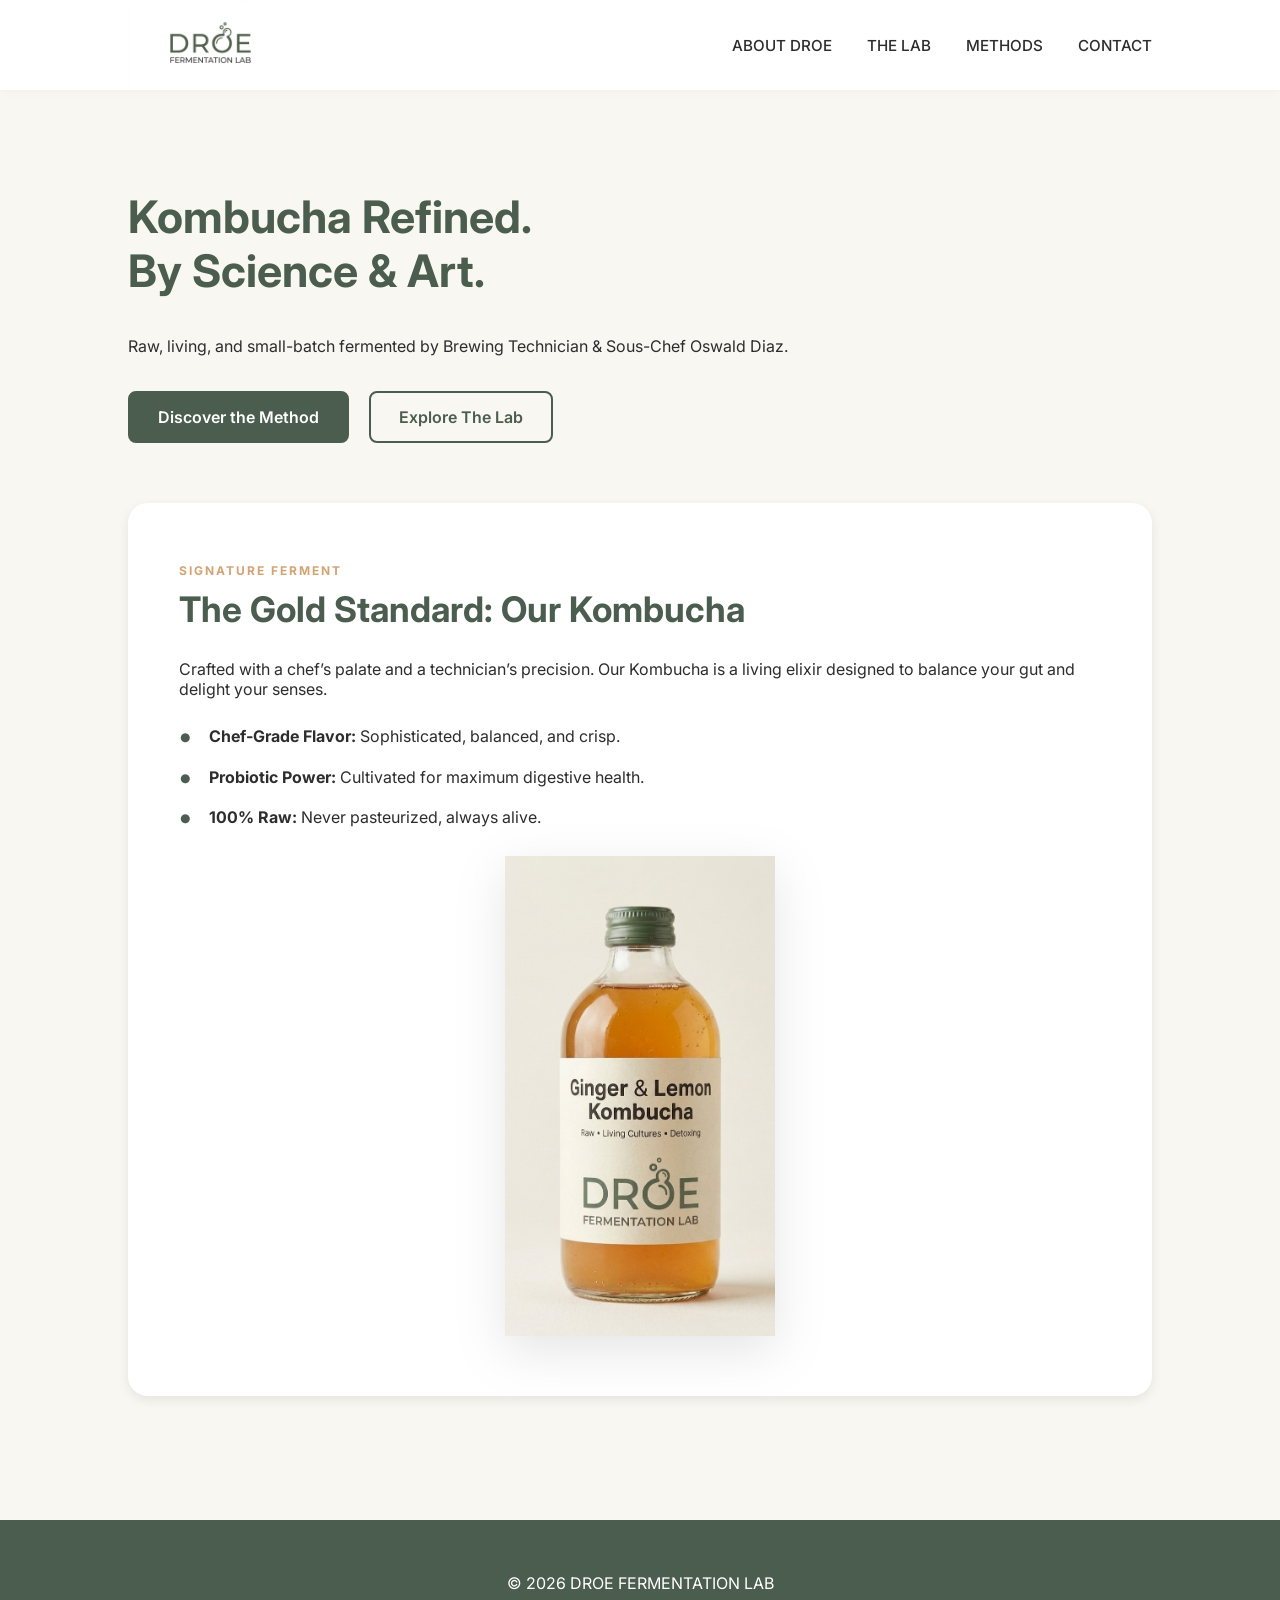
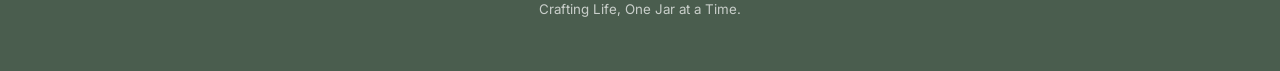
<file: index.html>
<!DOCTYPE html>
<html lang="es">

<head>
    <meta charset="UTF-8">
    <meta name="viewport" content="width=device-width, initial-scale=1.0">
    <title>Home</title>

    <link rel="preconnect" href="https://fonts.googleapis.com">
    <link href="https://fonts.googleapis.com/css2?family=Inter:wght@300;400;500;600;700&display=swap" rel="stylesheet">
    <link rel="icon" type="image/png" href="imagenes/logos/droe2.png">
    <link rel="stylesheet" href="styles.css">
</head>

<body>

    <header id="main-nav"></header>

    <main>
        <section class="hero-minimal">
            <h1>Kombucha Refined. <br> <span>By Science & Art.</span></h1>
            <p class="hero-lead">Raw, living, and small-batch fermented by Brewing Technician & Sous-Chef Oswald Diaz.
            </p>

            <div class="hero-actions">
                <a href="methods.html" class="btn-primary">Discover the Method</a>
                <a href="lab.html" class="btn-secondary">Explore The Lab</a>
            </div>
        </section>

        <section class="star-product">
            <div class="star-content">
                <div class="star-text">
                    <span class="tag">Signature Ferment</span>
                    <h2>The Gold Standard: Our Kombucha</h2>
                    <p>Crafted with a chef’s palate and a technician’s precision. Our Kombucha is a living elixir
                        designed to balance your gut and delight your senses.</p>

                    <ul class="benefits-list">
                        <li><strong>Chef-Grade Flavor:</strong> Sophisticated, balanced, and crisp.</li>
                        <li><strong>Probiotic Power:</strong> Cultivated for maximum digestive health.</li>
                        <li><strong>100% Raw:</strong> Never pasteurized, always alive.</li>
                    </ul>
                </div>
                <div class="star-image">
                    <img src="imagenes/kombucha/kombucha_hero.png" alt="DROE Signature Kombucha">
                </div>
            </div>
        </section>
    </main>

    <footer id="main-footer"></footer>

    <script src="scripts.js"></script>
</body>

</html>
</file>
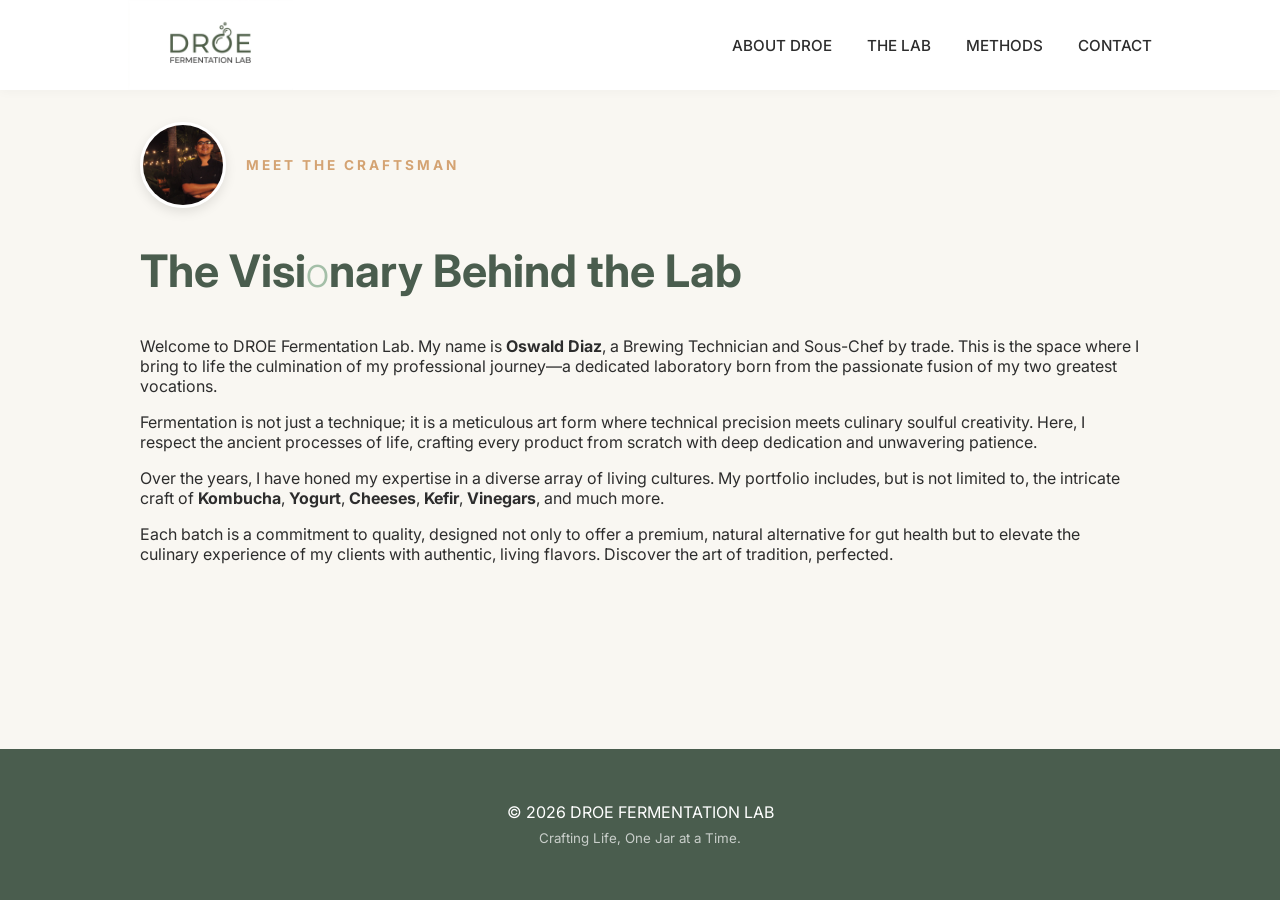
<file: about.html>
<!DOCTYPE html>
<html lang="es">

<head>
    <meta charset="UTF-8">
    <meta name="viewport" content="width=device-width, initial-scale=1.0">
    <title>About DROE | DROE Fermentation Lab</title>
    <link rel="stylesheet" href="styles.css">
    <link rel="icon" type="image/png" href="imagenes/logos/droe2.png">
    <link href="https://fonts.googleapis.com/css2?family=Inter:wght@300;400;500;600;700&display=swap" rel="stylesheet">
</head>

<body>

    <header id="main-nav"></header>

    <main class="about-container">
        <section class="about-content">

            <div class="about-text-group">

                <div class="profile-header">
                    <div class="profile-pic-wrapper">
                        <img src="imagenes/oswald/oswald1.JPG" alt="Oswald Diaz - Founder" class="profile-pic-round">
                    </div>
                    <span class="subtitle">Meet the Craftsman</span>
                </div>

                <h1>The Visi<span>o</span>nary Behind the Lab</h1>

                <p>Welcome to DROE Fermentation Lab. My name is <strong>Oswald Diaz</strong>, a Brewing Technician and
                    Sous-Chef by trade. This is the space where I bring to life the culmination of my professional
                    journey—a dedicated laboratory born from the passionate fusion of my two greatest vocations.</p>

                <p>Fermentation is not just a technique; it is a meticulous art form where technical precision meets
                    culinary soulful creativity. Here, I respect the ancient processes of life, crafting every product
                    from scratch with deep dedication and unwavering patience.</p>

                <p>Over the years, I have honed my expertise in a diverse array of living cultures. My portfolio
                    includes, but is not limited to, the intricate craft of <!--<strong>Artisanal Beers</strong>,-->
                    <strong>Kombucha</strong>, <strong>Yogurt</strong>, <strong>Cheeses</strong>,
                    <strong>Kefir</strong>, <strong>Vinegars</strong>, and much more.
                </p>

                <p>Each batch is a commitment to quality, designed not only to offer a premium, natural alternative for
                    gut health but to elevate the culinary experience of my clients with authentic, living flavors.
                    Discover the art of tradition, perfected.</p>
            </div>

        </section>
    </main>

    <footer id="main-footer"></footer>

    <script src="scripts.js"></script>
</body>

</html>
</file>
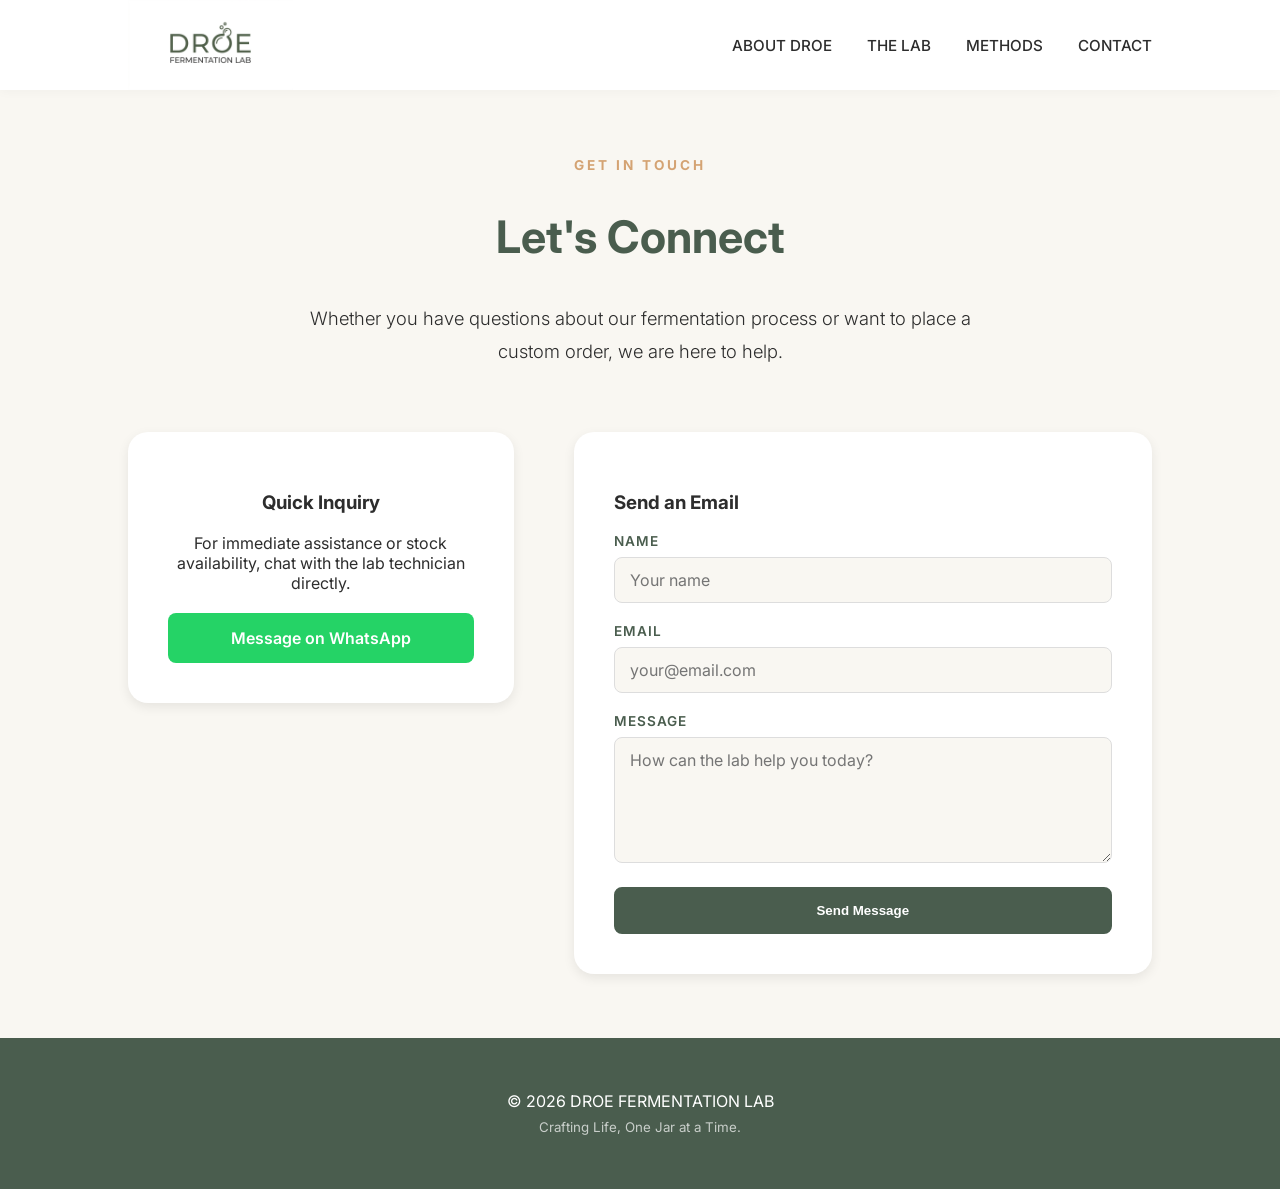
<file: contact.html>
<!DOCTYPE html>
<html lang="en">

<head>
    <meta charset="UTF-8">
    <meta name="viewport" content="width=device-width, initial-scale=1.0">
    <title>Contact | DROE Fermentation Lab</title>
    <link href="https://fonts.googleapis.com/css2?family=Inter:wght@300;400;500;600;700&display=swap" rel="stylesheet">
    <link rel="stylesheet" href="styles.css">
    <link rel="icon" type="image/png" href="imagenes/logos/droe2.png">
</head>

<body>

    <header id="main-nav"></header>

    <main>
        <section class="intro-section">
            <span class="subtitle">Get in Touch</span>
            <h1>Let's Connect</h1>
            <p>Whether you have questions about our fermentation process or want to place a custom order, we are here to
                help.</p>
        </section>

        <section class="contact-container">
            <div class="contact-method-quick">
                <h3>Quick Inquiry</h3>
                <p>For immediate assistance or stock availability, chat with the lab technician directly.</p>
                <a href="https://wa.me/+351935356879" class="btn-whatsapp" target="_blank">
                    <span>Message on WhatsApp</span>
                </a>
            </div>

            <div class="contact-form-wrapper">
                <h3>Send an Email</h3>
                <form action="#" class="contact-form">
                    <div class="form-group">
                        <label for="name">Name</label>
                        <input type="text" id="name" placeholder="Your name" required>
                    </div>
                    <div class="form-group">
                        <label for="email">Email</label>
                        <input type="email" id="email" placeholder="your@email.com" required>
                    </div>
                    <div class="form-group">
                        <label for="message">Message</label>
                        <textarea id="message" rows="5" placeholder="How can the lab help you today?"
                            required></textarea>
                    </div>
                    <button type="submit" class="btn-primary">Send Message</button>
                </form>
            </div>
        </section>
    </main>

    <footer id="main-footer"></footer>

    <script src="scripts.js"></script>

</body>

</html>
</file>
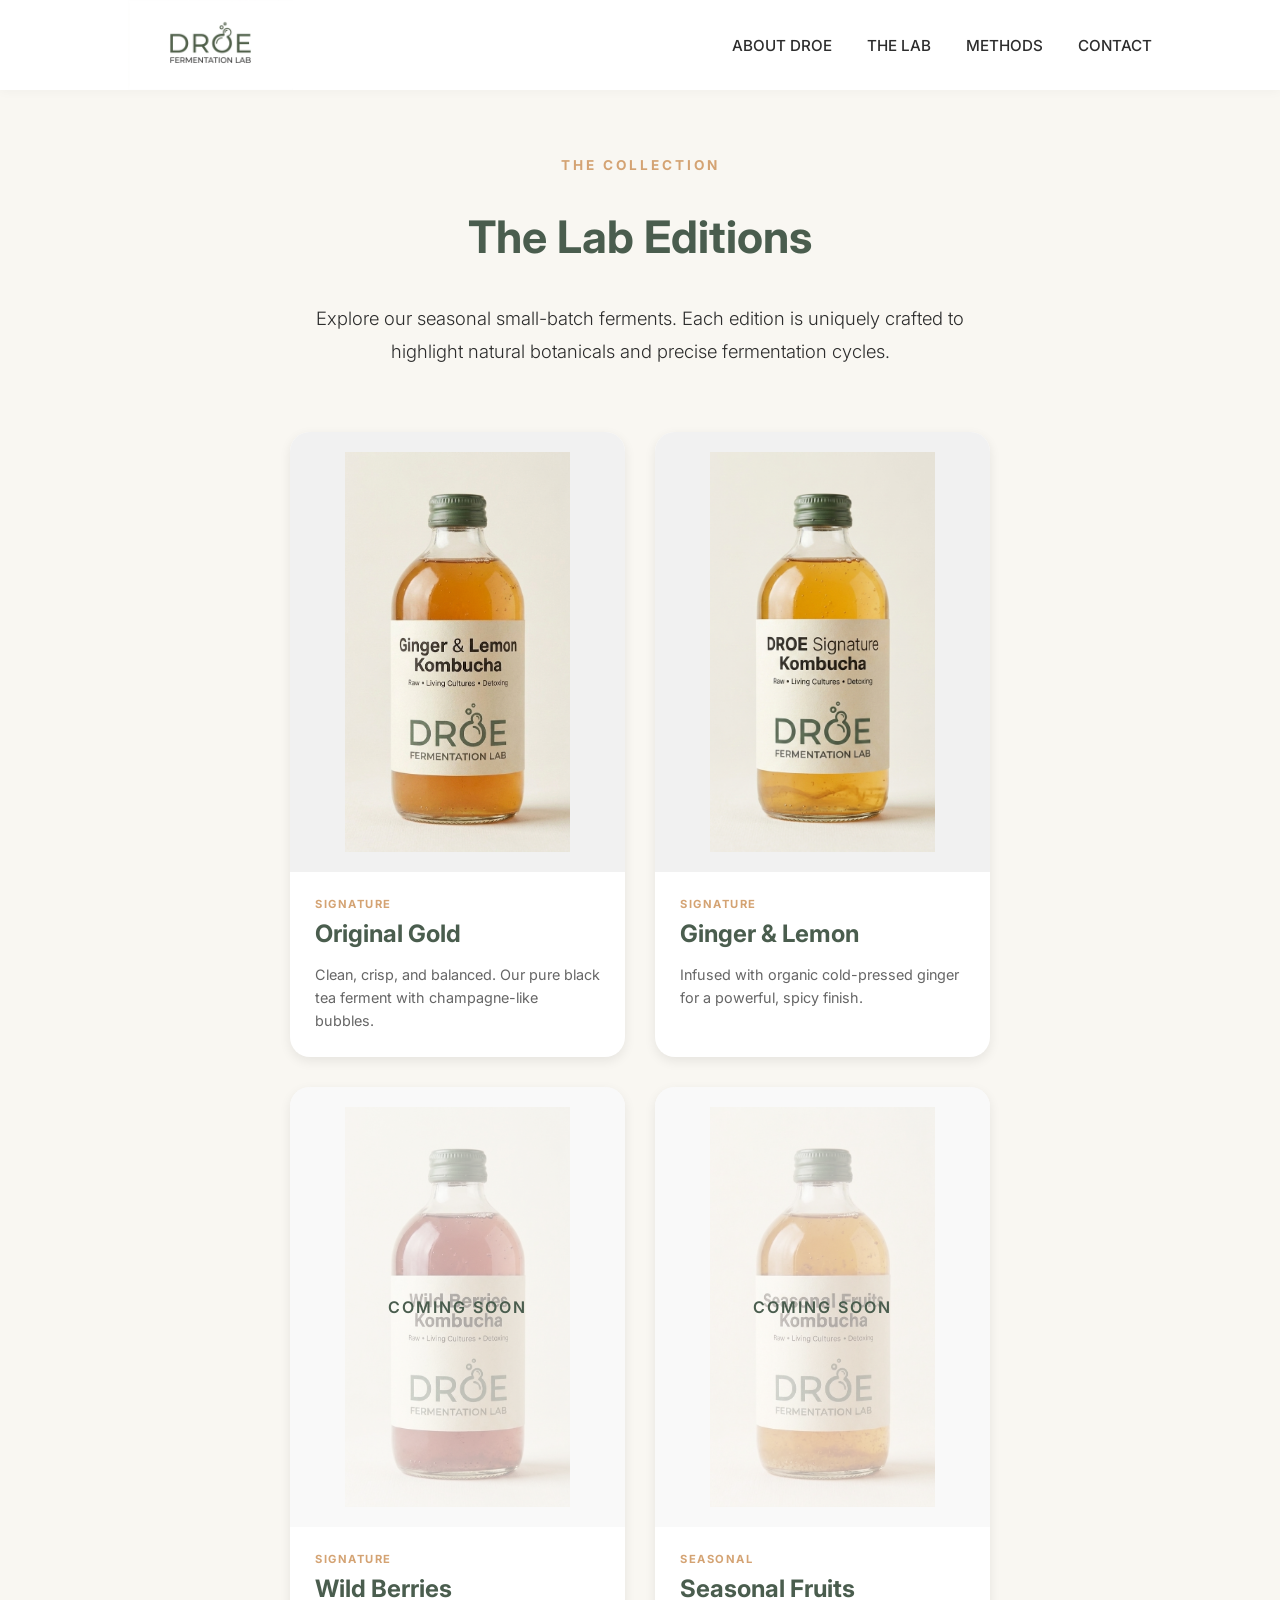
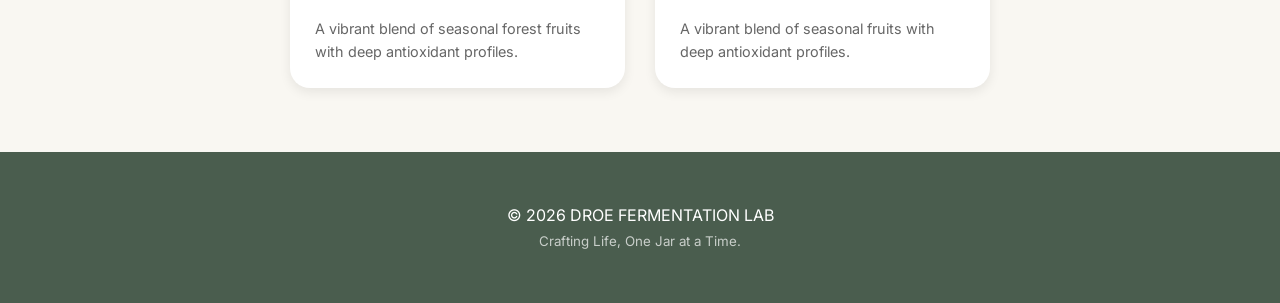
<file: lab.html>
<!DOCTYPE html>
<html lang="en">

<head>
    <meta charset="UTF-8">
    <meta name="viewport" content="width=device-width, initial-scale=1.0">
    <title>The Lab | DROE Fermentation Lab</title>
    <link href="https://fonts.googleapis.com/css2?family=Inter:wght@300;400;500;600;700&display=swap" rel="stylesheet">
    <link rel="stylesheet" href="styles.css">
    <link rel="icon" type="image/png" href="imagenes/logos/droe2.png">
</head>

<body>

    <header id="main-nav"></header>

    <main>
        <section class="intro-section">
            <span class="subtitle">The Collection</span>
            <h1>The Lab Editions</h1>
            <p>Explore our seasonal small-batch ferments. Each edition is uniquely crafted to highlight natural
                botanicals and precise fermentation cycles.</p>
        </section>

        <div class="gallery-grid">
            <div class="product-card">
                <div class="product-image">
                    <img src="imagenes/kombucha/kombucha_hero.png" alt="Signature Kombucha">
                </div>
                <div class="product-info">
                    <span class="product-tag">Signature</span>
                    <h3>Original Gold</h3>
                    <p>Clean, crisp, and balanced. Our pure black tea ferment with champagne-like bubbles.</p>
                </div>
            </div>

            <div class="product-card">
                <div class="product-image">
                    <img src="imagenes/kombucha/lemon_ginger.png" alt="Ginger & Lemon">
                </div>
                <div class="product-info">
                    <span class="product-tag">Signature</span>
                    <h3>Ginger & Lemon</h3>
                    <p>Infused with organic cold-pressed ginger for a powerful, spicy finish.</p>
                </div>
            </div>

            <div class="product-card">
                <div class="product-image">
                    <img src="imagenes/kombucha/berries.png" alt="Wild Berries">
                    <div class="overlay">Coming Soon</div>
                </div>
                <div class="product-info">
                    <span class="product-tag">Signature</span>
                    <h3>Wild Berries</h3>
                    <p>A vibrant blend of seasonal forest fruits with deep antioxidant profiles.</p>
                </div>
            </div>

            <div class="product-card">
                <div class="product-image">
                    <img src="imagenes/kombucha/seasonal.png" alt="Wild Berries">
                    <div class="overlay">Coming Soon</div>
                </div>
                <div class="product-info">
                    <span class="product-tag">Seasonal</span>
                    <h3>Seasonal Fruits</h3>
                    <p>A vibrant blend of seasonal fruits with deep antioxidant profiles.</p>
                </div>
            </div>
        </div>
    </main>

    <footer id="main-footer"></footer>
    <script src="scripts.js"></script>

</body>

</html>
</file>
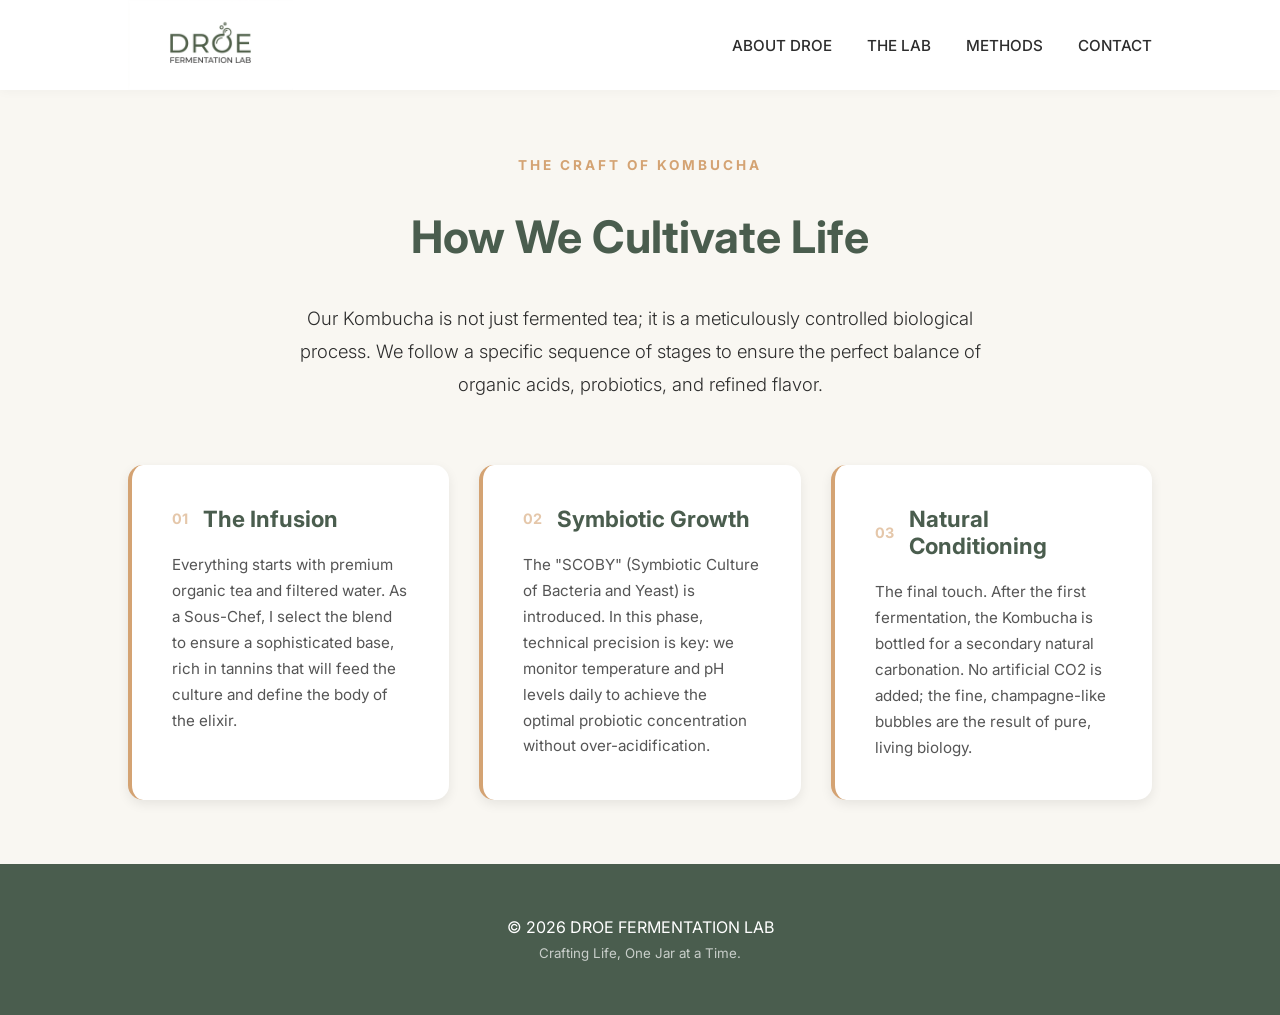
<file: methods.html>
<!DOCTYPE html>
<html lang="en">

<head>
    <meta charset="UTF-8">
    <meta name="viewport" content="width=device-width, initial-scale=1.0">
    <title>Methods | DROE Fermentation Lab</title>
    <link href="https://fonts.googleapis.com/css2?family=Inter:wght@300;400;500;600;700&display=swap" rel="stylesheet">
    <link rel="stylesheet" href="styles.css">
    <link rel="icon" type="image/png" href="imagenes/logos/droe2.png">
</head>

<body>

    <header id="main-nav"></header>

    <main>
        <section class="intro-section">
            <span class="subtitle">The Craft of Kombucha</span>
            <h1>How We Cultivate Life</h1>
            <p>Our Kombucha is not just fermented tea; it is a meticulously controlled biological process. We follow a
                specific sequence of stages to ensure the perfect balance of organic acids, probiotics, and refined
                flavor.</p>
        </section>

        <section class="methods-grid">
            <div class="method-item">
                <div class="method-header">
                    <span class="method-number">01</span>
                    <h3>The Infusion</h3>
                </div>
                <p>Everything starts with premium organic tea and filtered water. As a Sous-Chef, I select the blend to
                    ensure a sophisticated base, rich in tannins that will feed the culture and define the body of the
                    elixir.</p>
            </div>

            <div class="method-item">
                <div class="method-header">
                    <span class="method-number">02</span>
                    <h3>Symbiotic Growth</h3>
                </div>
                <p>The "SCOBY" (Symbiotic Culture of Bacteria and Yeast) is introduced. In this phase, technical
                    precision is key: we monitor temperature and pH levels daily to achieve the optimal probiotic
                    concentration without over-acidification.</p>
            </div>

            <div class="method-item">
                <div class="method-header">
                    <span class="method-number">03</span>
                    <h3>Natural Conditioning</h3>
                </div>
                <p>The final touch. After the first fermentation, the Kombucha is bottled for a secondary natural
                    carbonation. No artificial CO2 is added; the fine, champagne-like bubbles are the result of pure,
                    living biology.</p>
            </div>
        </section>
    </main>

    <footer id="main-footer"></footer>

    <script src="scripts.js"></script>
</body>

</html>
</file>
<file: styles.css>
/* Variables Globales */
:root {
    --primario: #4a5d4e;    /* Verde Musgo */
    --secundario: #d4a373;  /* Tierra */
    --fondo: #f9f7f2;       /* Crema Suave */
    --texto: #2d2d2d;
    --blanco: #ffffff;
    --shadow: 0 4px 12px rgba(0, 0, 0, 0.08);
    --transition: all 0.3s ease;
}

body {
    font-family: 'Inter', -apple-system, sans-serif;
    background-color: var(--fondo);
    color: var(--texto);
    margin: 0;
    display: flex;
    flex-direction: column;
    min-height: 100vh;
    /* Suavizado de fuente premium */
    -webkit-font-smoothing: antialiased;
    -moz-osx-font-smoothing: grayscale;
}

/* Navbar */
.nav-container {
    display: flex;
    justify-content: space-between;
    align-items: center;
    padding: 0 10%;
    background: var(--blanco);
    position: sticky;
    top: 0;
    z-index: 1000;
    box-shadow: 0 2px 10px rgba(0,0,0,0.03);
    height: 90px;
}

/* Ajuste de Logo */
.logo-img {
    height: 90px; /* Ajustado para que respire mejor en los 90px del nav */
    width: auto;
    display: block;
    transition: var(--transition);
}

.logo-img:hover {
    transform: scale(1.02);
}

.nav-links {
    list-style: none;
    display: flex;
    gap: 35px;
    margin: 0;
    padding: 0;
    align-items: center;
}

.nav-links a {
    text-decoration: none;
    color: var(--texto);
    font-weight: 500;
    font-size: 0.95rem;
    transition: var(--transition);
}

.nav-links a:hover {
    color: var(--secundario);
}

/* Contenedor Principal */
main {
    flex: 1;
    padding: 4rem 10%;
    max-width: 1200px;
    margin: 0 auto;
}

h1 {
    color: var(--primario);
    font-size: 2.8rem;
    line-height: 1.2;
}

/* =========================================
   HERO ACTIONS (BOTONES INDEX)
========================================= */

.hero-actions {
    display: flex;
    gap: 20px;
    margin-top: 35px;
}

.btn-primary {
    display: inline-block;
    padding: 14px 28px;
    background-color: var(--primario);
    color: var(--blanco);
    text-decoration: none;
    border-radius: 8px;
    font-weight: 600;
    border: 2px solid var(--primario);
    transition: var(--transition);
}

.btn-primary:hover {
    background-color: #3a4a3e;
    border-color: #3a4a3e;
    transform: translateY(-2px);
}

.btn-secondary {
    display: inline-block;
    padding: 14px 28px;
    background-color: transparent;
    color: var(--primario);
    text-decoration: none;
    border-radius: 8px;
    font-weight: 600;
    border: 2px solid var(--primario);
    transition: var(--transition);
}

.btn-secondary:hover {
    background-color: rgba(74, 93, 78, 0.05);
    transform: translateY(-2px);
}

/* =========================================
   HOME - STAR PRODUCT (KOMBUCHA)
========================================= */

.star-product {
    background-color: var(--blanco);
    padding: 60px 5%;
    border-radius: 20px;
    margin: 60px 0;
    box-shadow: var(--shadow);
    display: flex;
    align-items: center;
    gap: 40px;
}

.star-text {
    flex: 1.2;
}

.star-image {
    flex: 0.8;
    display: flex;
    justify-content: center;
}

.star-image img {
    max-height: 480px;
    filter: drop-shadow(0 15px 25px rgba(0,0,0,0.1));
}

.tag {
    color: var(--secundario);
    font-weight: 700;
    letter-spacing: 2px;
    text-transform: uppercase;
    font-size: 0.75rem;
    display: block;
    margin-bottom: 10px;
}

.star-text h2 {
    color: var(--primario);
    font-size: 2.2rem;
    margin-top: 0;
}

.benefits-list {
    list-style: none;
    padding: 0;
    margin: 25px 0;
}

.benefits-list li {
    margin-bottom: 15px;
    padding-left: 30px;
    position: relative;
    line-height: 1.6;
}

.benefits-list li::before {
    content: "•";
    color: var(--primario);
    font-weight: bold;
    position: absolute;
    left: 0;
    font-size: 1.8rem;
    line-height: 0.8;
}

/* =========================================
   METHODS PAGE STYLES
========================================= */

.intro-section {
    text-align: center;
    max-width: 700px;
    margin: 0 auto 4rem auto;
}

.intro-section p {
    font-size: 1.15rem;
    line-height: 1.8;
    font-weight: 300;
}

.methods-grid {
    display: grid;
    grid-template-columns: repeat(auto-fit, minmax(300px, 1fr));
    gap: 30px;
    margin-top: 2rem;
}

.method-item {
    background: var(--blanco);
    padding: 40px;
    border-radius: 15px;
    box-shadow: var(--shadow);
    transition: var(--transition);
    border-left: 4px solid var(--secundario);
}

.method-item:hover {
    transform: translateY(-5px);
}

.method-header {
    display: flex;
    align-items: center;
    gap: 15px;
    margin-bottom: 20px;
}

.method-number {
    font-weight: 700;
    color: var(--secundario);
    font-size: 0.9rem;
    opacity: 0.6;
}

.method-item h3 {
    color: var(--primario);
    margin: 0;
    font-size: 1.4rem;
}

.method-item p {
    font-size: 0.95rem;
    line-height: 1.7;
    color: #555;
    margin: 0;
}

/* =========================================
   ABOUT ME - PERFIL REDONDO
========================================= */

.about-container {
    max-width: 1000px;
    margin: 0 auto;
    padding: 2rem 0;
}

.profile-header {
    display: flex;
    align-items: center;
    gap: 20px;
    margin-bottom: 15px;
}

.profile-pic-wrapper {
    width: 80px;
    height: 80px;
    border-radius: 50%;
    overflow: hidden;
    box-shadow: 0 4px 12px rgba(0,0,0,0.1);
    border: 3px solid var(--blanco);
}

.profile-pic-round {
    width: 100%;
    height: 100%;
    object-fit: cover;
}

.subtitle {
    text-transform: uppercase;
    letter-spacing: 3px;
    font-size: 0.85rem;
    color: var(--secundario);
    font-weight: 700;
}

.about-text-group h1 span {
    font-weight: 300;
    font-size: 0.95em;
    color: #a4bfa8;
}

/* Footer */
footer {
    background: var(--primario);
    color: var(--blanco);
    padding: 3rem 10%;
    margin-top: auto;
    text-align: center;
}

/* Responsivo General */
@media (max-width: 850px) {
    .star-product {
        flex-direction: column-reverse;
        text-align: center;
    }
    .hero-actions {
        flex-direction: column;
        width: 100%;
    }
    .btn-primary, .btn-secondary {
        text-align: center;
    }
    .profile-header {
        flex-direction: column;
        text-align: center;
    }
}

@media (max-width: 768px) {
    h1 { font-size: 2.2rem; }
    .nav-container { padding: 0 5%; }
    .nav-links { gap: 15px; }
}

/* Utilidad para imágenes */
img {
    max-width: 100%;
    height: auto;
    display: block;
}

/* =========================================
   THE LAB - GALLERY GRID
========================================= */

.gallery-grid {
    display: grid;
    grid-template-columns: repeat(auto-fit, minmax(300px, 1fr));
    gap: 30px;
    margin-top: 2rem;
}

.product-card {
    background: var(--blanco);
    border-radius: 20px;
    overflow: hidden;
    box-shadow: var(--shadow);
    transition: var(--transition);
    display: flex;
    flex-direction: column;
}

.product-card:hover {
    transform: translateY(-10px);
    box-shadow: 0 12px 24px rgba(0,0,0,0.12);
}

.product-image {
    background-color: #f1f1f1; /* Fondo neutro por si la imagen tarda en cargar */
    height: 400px;
    position: relative;
    overflow: hidden;
    /* Añadimos estas 3 líneas para centrar la botella */
    display: flex;
    align-items: center;
    justify-content: center;
    padding: 20px; /* Espacio para que la botella no toque los bordes */
}

.product-image img {
    width: auto;
    height: 100%;
    max-width: 100%;
    object-fit: contain;
    transition: transform 0.5s ease;
}

.product-card:hover .product-image img {
    transform: scale(1.05);
}

.product-info {
    padding: 25px;
}

.product-tag {
    font-size: 0.7rem;
    font-weight: 700;
    text-transform: uppercase;
    color: var(--secundario);
    letter-spacing: 1.5px;
    margin-bottom: 8px;
    display: block;
}

.product-info h3 {
    margin: 5px 0 12px 0;
    color: var(--primario);
    font-size: 1.5rem;
}

.product-info p {
    font-size: 0.9rem;
    line-height: 1.6;
    color: #666;
    margin-bottom: 0;
}

/* Efecto para productos que aún no lanzas */
.overlay {
    position: absolute;
    top: 0;
    left: 0;
    width: 100%;
    height: 100%;
    background: rgba(255,255,255,0.6);
    display: flex;
    align-items: center;
    justify-content: center;
    font-weight: 600;
    color: var(--primario);
    text-transform: uppercase;
    letter-spacing: 2px;
}

/* =========================================
   CONTACT PAGE STYLES
========================================= */

.contact-container {
    display: grid;
    grid-template-columns: 1fr 1.5fr;
    gap: 60px;
    margin-top: 2rem;
    align-items: start;
}

.contact-method-quick {
    background: var(--blanco);
    padding: 40px;
    border-radius: 20px;
    box-shadow: var(--shadow);
    text-align: center;
}

.btn-whatsapp {
    display: block;
    margin-top: 20px;
    padding: 15px;
    background-color: #25D366; /* Color oficial WhatsApp */
    color: white;
    text-decoration: none;
    border-radius: 8px;
    font-weight: 600;
    transition: var(--transition);
}

.btn-whatsapp:hover {
    background-color: #128C7E;
    transform: translateY(-2px);
}

.contact-form-wrapper {
    background: var(--blanco);
    padding: 40px;
    border-radius: 20px;
    box-shadow: var(--shadow);
}

.contact-form .form-group {
    margin-bottom: 20px;
}

.contact-form label {
    display: block;
    font-size: 0.85rem;
    font-weight: 600;
    margin-bottom: 8px;
    color: var(--primario);
    text-transform: uppercase;
    letter-spacing: 1px;
}

.contact-form input, 
.contact-form textarea {
    width: 100%;
    padding: 12px 15px;
    border: 1px solid #ddd;
    border-radius: 8px;
    font-family: inherit;
    font-size: 1rem;
    background-color: var(--fondo);
    box-sizing: border-box; /* Importante para que no se salga del contenedor */
    transition: var(--transition);
}

.contact-form input:focus, 
.contact-form textarea:focus {
    outline: none;
    border-color: var(--primario);
    background-color: white;
}

.contact-form .btn-primary {
    width: 100%;
    cursor: pointer;
}

/* Ajuste Responsivo */
@media (max-width: 850px) {
    .contact-container {
        grid-template-columns: 1fr;
        gap: 30px;
    }
}

/* =========================================
   FIX: MENÚ MÓVIL Y FOOTER (Añadir al final)
   ========================================= */

/* 1. Ajustes del Menú Hamburguesa */
.menu-toggle {
    display: none;
    flex-direction: column;
    gap: 5px;
    cursor: pointer;
    padding: 10px;
    z-index: 1001;
}

.menu-toggle span {
    width: 25px;
    height: 3px;
    background-color: var(--primario);
    border-radius: 3px;
    transition: var(--transition);
}

@media (max-width: 850px) {
    .menu-toggle { display: flex; }

    .nav-links {
        display: none; /* Escondido por defecto */
        flex-direction: column;
        position: absolute;
        top: 90px;
        left: 0;
        width: 100%;
        background: var(--blanco);
        padding: 30px 0;
        box-shadow: 0 10px 15px rgba(0,0,0,0.05);
        gap: 25px;
        text-align: center;
        z-index: 1000;
    }

    .nav-links.active { 
        display: flex; /* Se muestra al hacer clic */
    }
}

/* 2. Estilos específicos para el Footer Inyectado */
#main-footer {
    background-color: var(--primario) !important;
    color: var(--blanco) !important;
    padding: 3rem 10% !important;
    margin-top: auto !important;
    text-align: center !important;
    width: 100% !important;
    box-sizing: border-box !important;
}

/* Aseguramos que el contenido dentro del footer sea blanco */
.footer-content, .footer-content p, .footer-content small, .footer-brand h3 {
    color: var(--blanco) !important;
    margin: 5px 0;
}

.footer-brand h3 {
    letter-spacing: 4px;
    text-transform: uppercase;
    font-size: 1.2rem;
    margin-bottom: 10px;
}

.footer-info small {
    opacity: 0.7;
}

/* 3. Corrección de espaciado en Móvil para "About Me" y otros */
@media (max-width: 480px) {
    main {
        padding: 2rem 5% !important; /* Evita que el texto choque los bordes */
    }
    
    .nav-container {
        padding: 0 5% !important;
    }
}

/* =========================================
   AJUSTE ESPECÍFICO PARA LISTA DE BENEFICIOS (MÓVIL)
   ========================================= */

@media (max-width: 850px) {
    .benefits-list {
        padding-left: 20px !important; /* Da espacio para los puntos */
        margin: 20px 0 !important;
        text-align: left !important; /* Asegura que el texto no se centre y se vea desordenado */
    }

    .benefits-list li {
        font-size: 0.95rem !important; /* Ajusta un poco el tamaño para que no ocupe tantas líneas */
        margin-bottom: 20px !important;
        padding-left: 35px !important; /* Espacio entre el punto y el texto */
    }

    .benefits-list li::before {
        font-size: 1.5rem !important; /* Puntos un poco más pequeños para móvil */
        top: -4px; /* Ajusta la altura del punto respecto al texto */
    }
    
    .star-text h2 {
        font-size: 1.8rem !important; /* Que el título "Our Kombucha" no sea gigante en móvil */
        margin-bottom: 15px;
    }
}
</file>
